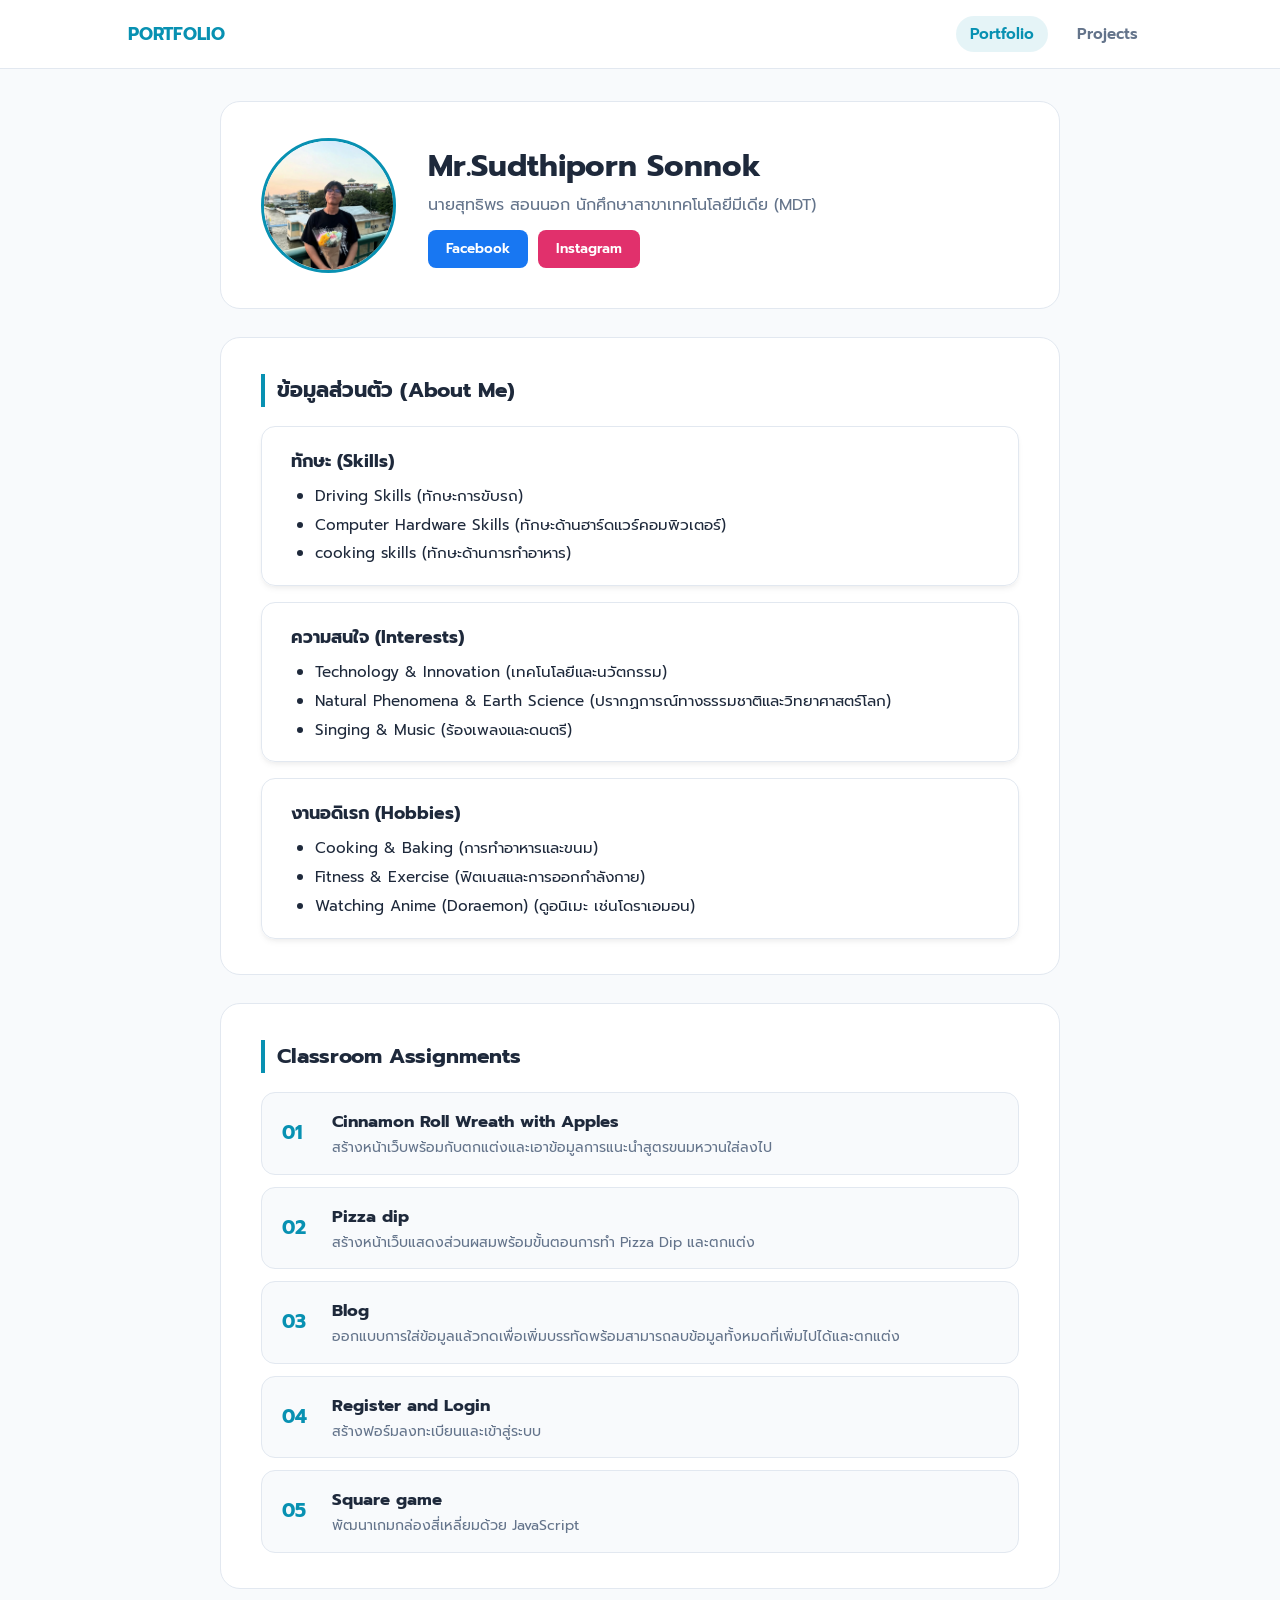
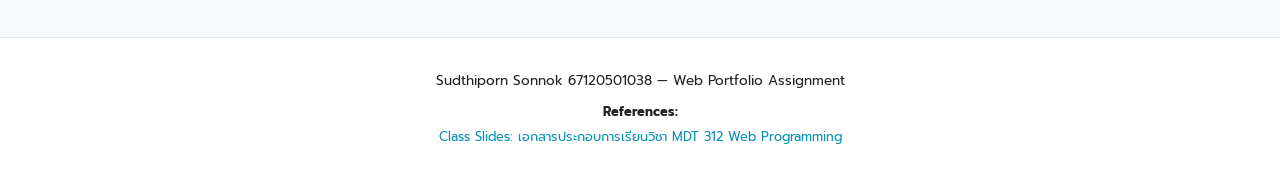
<file: index.html>
<!DOCTYPE html>
<html lang="th">
<head>
    <meta charset="UTF-8">
    <meta name="viewport" content="width=device-width, initial-scale=1.0">
    <title>My Portfolio - Home</title>
    <link rel="stylesheet" href="main.css">
    <link href="https://fonts.googleapis.com/css2?family=Prompt:wght@300;400;500;600;700&display=swap" rel="stylesheet">
</head>
<body>

    <!-- แถบนำทาง Navbar -->
    <nav class="navbar">
        <div class="nav-PORTFOLIO">PORTFOLIO</div>
        <div class="nav-menu">
            <a href="index.html" class="nav-item active">Portfolio</a>
            <a href="project.html" class="nav-item">Projects</a>
        </div>
    </nav>

    <main class="main-content">
        <!-- ข้อมูลส่วนตัว -->
        <section class="profile-card">
            <img src="images/nut-1.jpg" alt="Profile Picture" class="nut-img">
            <div class="profile-info">
                <h1>Mr.Sudthiporn Sonnok</h1>
                <p class="subtitle">นายสุทธิพร สอนนอก นักศึกษาสาขาเทคโนโลยีมีเดีย (MDT)</p>
                
                <div class="social-links">
                    <a href="https://www.facebook.com/nutty.sonnok.9?locale=th_TH" class="btn-social fb" target="_blank">Facebook</a>
                    <a href="https://www.instagram.com/nut_coconut200_?xtok=dTAwZGl3Mnpjc25w&utm_source=qr" class="btn-social ig" target="_blank">Instagram</a>
                </div>
            </div>
        </section>

        <!-- ข้อมูลส่วนตัว -->
        <section class="section1">
            <h2 class="section-title">ข้อมูลส่วนตัว (About Me)</h2>
            <div class="info-grid">
                
                <!-- ทักษะ -->
                <div class="info-box">
                    <h3>ทักษะ (Skills)</h3>
                    <ul class="about-list">
                        <li>Driving Skills (ทักษะการขับรถ)</li>
                        <li>Computer Hardware Skills (ทักษะด้านฮาร์ดแวร์คอมพิวเตอร์)</li>
                        <li>cooking skills (ทักษะด้านการทำอาหาร)</li>
                    </ul>
                </div>

                <!-- ความสนใจ -->
                <div class="info-box">
                    <h3>ความสนใจ (Interests)</h3>
                    <ul class="about-list">
                        <li>Technology & Innovation (เทคโนโลยีและนวัตกรรม)</li>
                        <li>Natural Phenomena & Earth Science (ปรากฏการณ์ทางธรรมชาติและวิทยาศาสตร์โลก)</li>
                        <li>Singing & Music (ร้องเพลงและดนตรี)</li>
                    </ul>
                </div>

                <!-- งานอดิเรก -->
                <div class="info-box">
                    <h3>งานอดิเรก (Hobbies)</h3>
                    <ul class="about-list">
                        <li>Cooking & Baking (การทำอาหารและขนม)</li>
                        <li>Fitness & Exercise (ฟิตเนสและการออกกำลังกาย)</li>
                        <li>Watching Anime (Doraemon) (ดูอนิเมะ เช่นโดราเอมอน)</li>
                    </ul>
                </div>

            </div>
        </section>

        <!-- Classroom Assignments -->
        <section class="section1">
            <h2 class="section-title">Classroom Assignments</h2>
            
            <div class="assignment-list">
                <!-- Assignment 1 -->
                <a href="Assignments1/Cinnamon Roll Wreath with Apples.html" class="assignment-card" target="_blank">
                    <span class="num">01</span>
                    <div class="assignment-info">
                        <h3>Cinnamon Roll Wreath with Apples</h3>
                        <p>สร้างหน้าเว็บพร้อมกับตกแต่งและเอาข้อมูลการแนะนำสูตรขนมหวานใส่ลงไป</p>
                    </div>
                </a>

                <!-- Assignment 2 -->
                <a href="Assignments2/Pizza dip.html" class="assignment-card" target="_blank">
                    <span class="num">02</span>
                    <div class="assignment-info">
                        <h3>Pizza dip</h3>
                        <p>สร้างหน้าเว็บแสดงส่วนผสมพร้อมขั้นตอนการทำ Pizza Dip และตกแต่ง</p>
                    </div>
                </a>

                <!-- Assignment 3 -->
                <a href="Assignments3/blog.html" class="assignment-card" target="_blank">
                    <span class="num">03</span>
                    <div class="assignment-info">
                        <h3>Blog</h3>
                        <p>ออกแบบการใส่ข้อมูลแล้วกดเพื่อเพิ่มบรรทัดพร้อมสามารถลบข้อมูลทั้งหมดที่เพิ่มไปได้และตกแต่ง</p>
                    </div>
                </a>

                <!-- Assignment 4 -->
                <a href="Assignments4/register.html" class="assignment-card" target="_blank">
                    <span class="num">04</span>
                    <div class="assignment-info">
                        <h3>Register and Login</h3>
                        <p>สร้างฟอร์มลงทะเบียนและเข้าสู่ระบบ</p>
                    </div>
                </a>

                <!-- Assignment 5 -->
                <a href="Assignments5/Square game.html" class="assignment-card" target="_blank">
                    <span class="num">05</span>
                    <div class="assignment-info">
                        <h3>Square game</h3>
                        <p>พัฒนาเกมกล่องสี่เหลี่ยมด้วย JavaScript</p>
                    </div>
                </a>
            </div>
        </section>
    </main>

    <!-- Footer -->
    <footer class="footer">
        <p>Sudthiporn Sonnok 67120501038 — Web Portfolio Assignment</p>
        <div class="references">
            <p><strong>References:</strong></p>
            <ul>
                <li><a>Class Slides: เอกสารประกอบการเรียนวิชา MDT 312 Web Programming</a></li>
            </ul>
        </div>
    </footer>

</body>
</html>
</file>
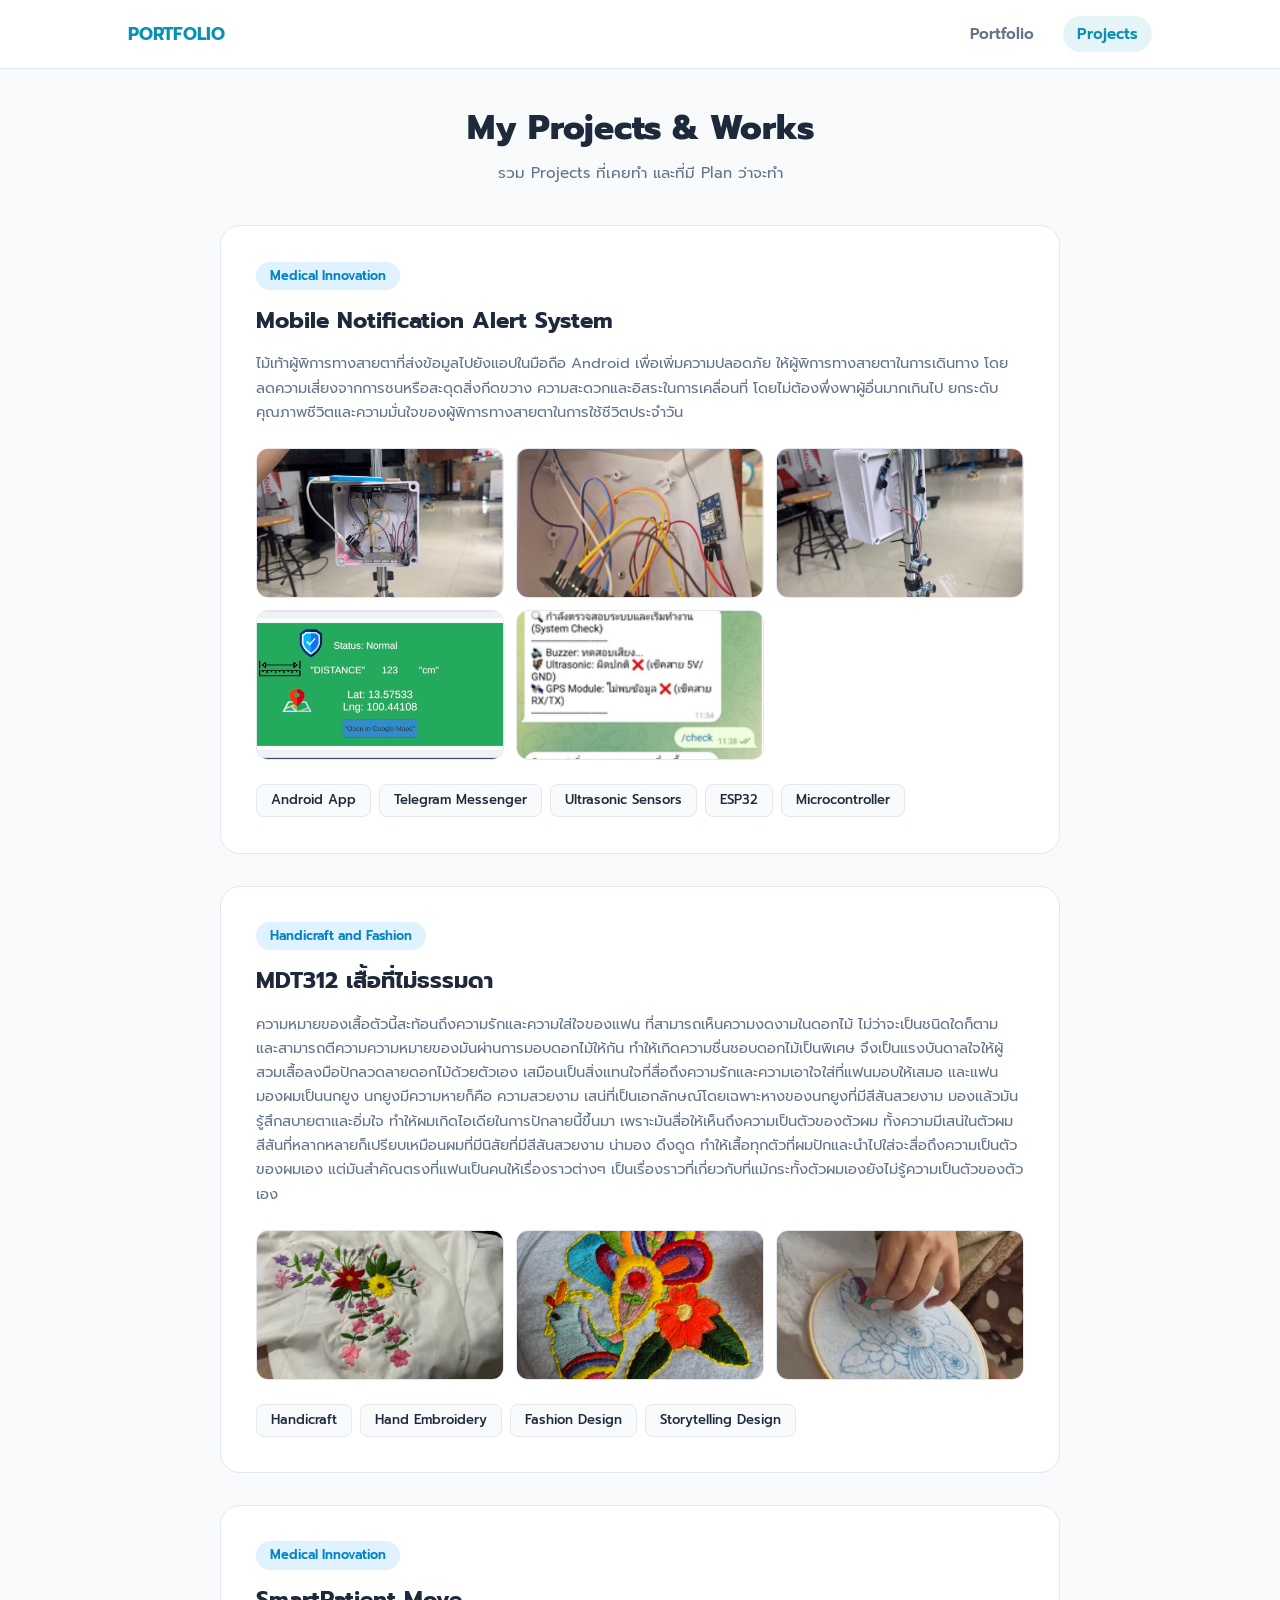
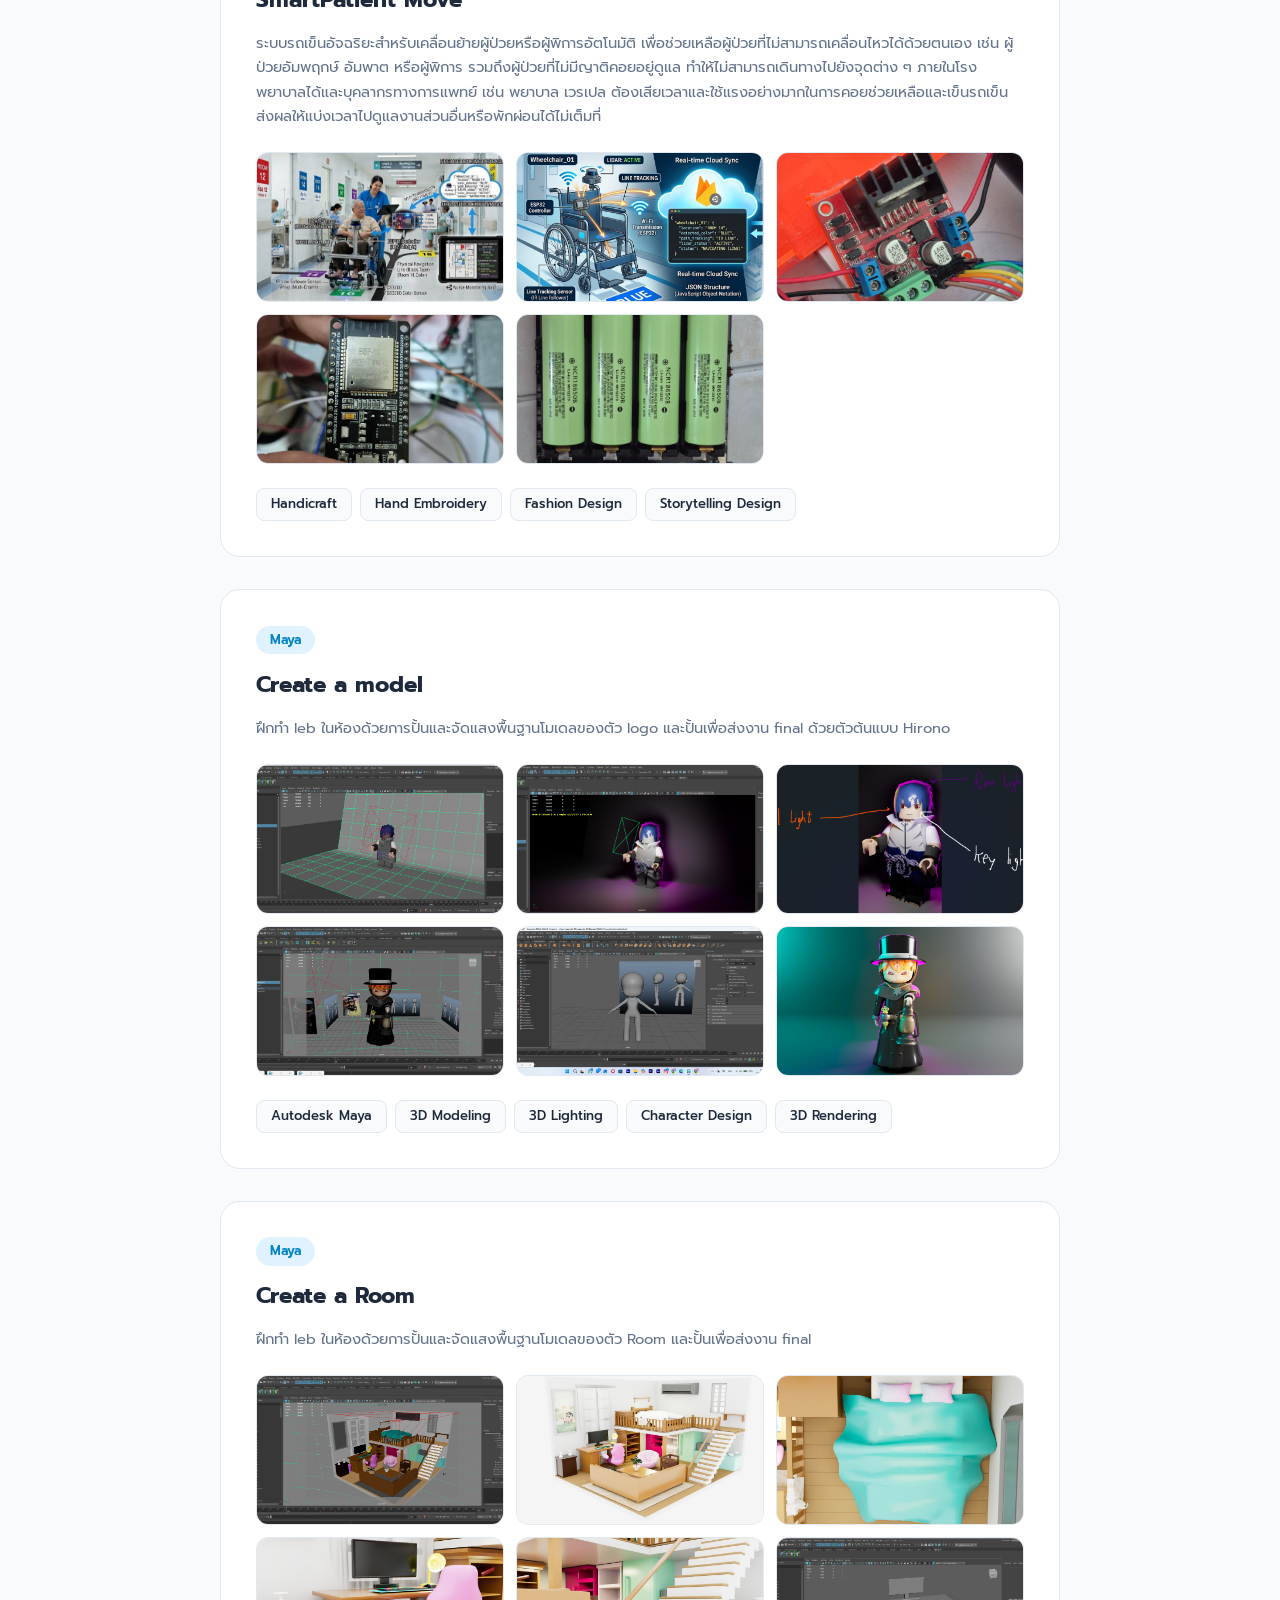
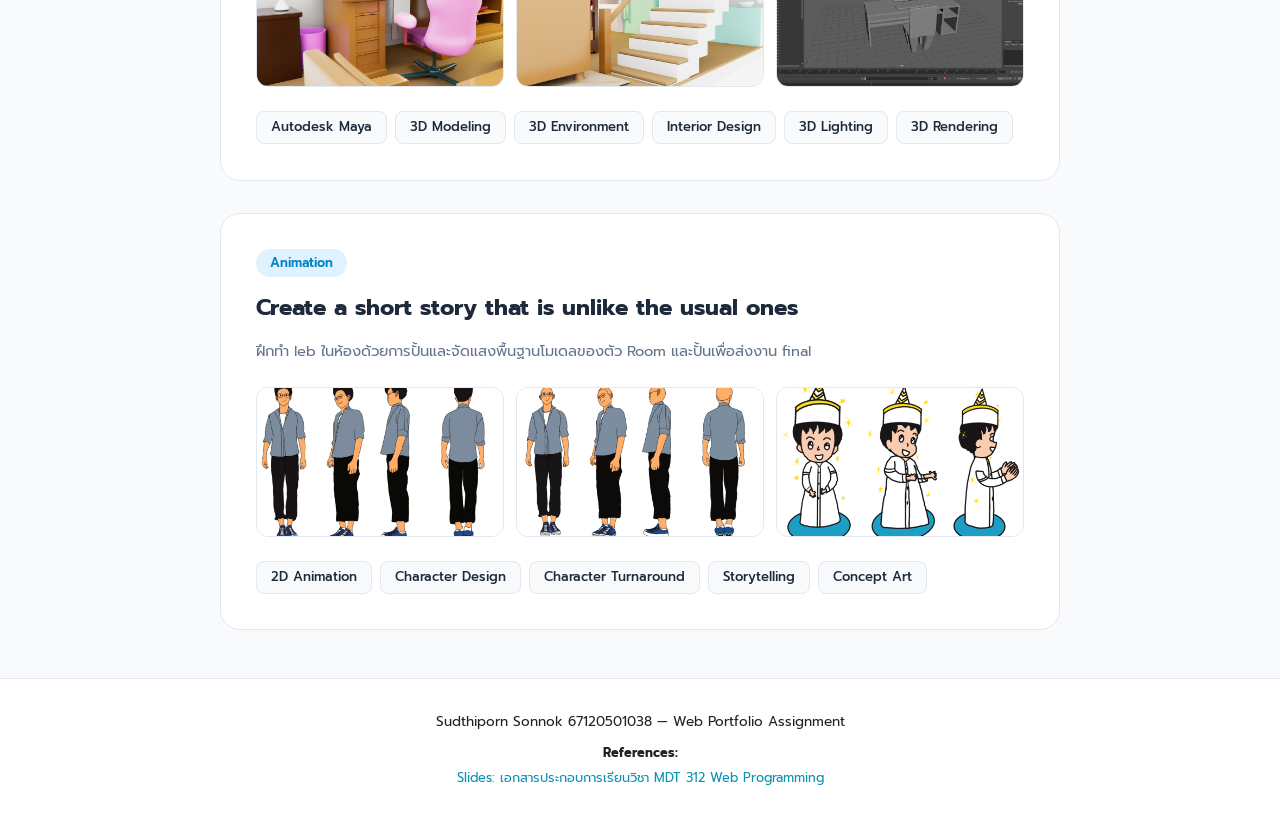
<file: project.html>
<!DOCTYPE html>
<html lang="th">
<head>
    <meta charset="UTF-8">
    <meta name="viewport" content="width=device-width, initial-scale=1.0">
    <title>My Portfolio - Projects</title>
    <link rel="stylesheet" href="main.css">
    <link href="https://fonts.googleapis.com/css2?family=Prompt:wght@300;400;500;600;700&display=swap" rel="stylesheet">
</head>
<body>

    <!-- แถบนำทาง Navbar -->
    <nav class="navbar">
        <div class="nav-PORTFOLIO">PORTFOLIO</div>
        <div class="nav-menu">
            <a href="index.html" class="nav-item">Portfolio</a>
            <a href="project.html" class="nav-item active">Projects</a>
        </div>
    </nav>

    <main class="main-content">
        <div class="page-header">
            <h1>My Projects & Works</h1>
            <p class="subtitle">รวม Projects ที่เคยทำ และที่มี Plan ว่าจะทำ</p>
        </div>

        <div class="projects-container">
            <!-- Project Card 1 -->
            <article class="project-card-large">
                <div class="card-top">
                    <span class="tag-badge primary">Medical Innovation</span>
                </div>
                <h2 class="project-title">Mobile Notification Alert System</h2>
                <p class="project-information">ไม้เท้าผู้พิการทางสายตาที่ส่งข้อมูลไปยังแอปในมือถือ Android เพื่อเพิ่มความปลอดภัย ให้ผู้พิการทางสายตาในการเดินทาง 
                    โดยลดความเสี่ยงจากการชนหรือสะดุดสิ่งกีดขวาง ความสะดวกและอิสระในการเคลื่อนที่ โดยไม่ต้องพึ่งพาผู้อื่นมากเกินไป 
                    ยกระดับคุณภาพชีวิตและความมั่นใจของผู้พิการทางสายตาในการใช้ชีวิตประจำวัน
                </p>
                
                <div class="project-gallery">
                    <img src="images/Projects1/01.png" alt="Preview 1">
                    <img src="images/Projects1/device.png" alt="Preview 2">
                    <img src="images/Projects1/03.png" alt="Preview 3">
                    <img src="images/Projects1/app.jpg" alt="Preview 4">
                    <img src="images/Projects1/Telegram Messenger.png" alt="Preview 5">
                </div>

                <div class="tags">
                    <span>Android App</span>
                    <span>Telegram Messenger</span>
                    <span>Ultrasonic Sensors</span>
                    <span>ESP32</span>
                    <span>Microcontroller</span>
                </div>
            </article>

            <!-- Project Card 2 -->
            <article class="project-card-large">
                <div class="card-top">
                    <span class="tag-badge primary">Handicraft and Fashion</span>
                </div>
                <h2 class="project-title">MDT312 เสื้อที่ไม่ธรรมดา</h2>
                <p class="project-information">ความหมายของเสื้อตัวนี้สะท้อนถึงความรักและความใส่ใจของแฟน ที่สามารถเห็นความงดงามในดอกไม้ ไม่ว่าจะเป็นชนิดใดก็ตาม 
                    และสามารถตีความความหมายของมันผ่านการมอบดอกไม้ให้กัน ทำให้เกิดความชื่นชอบดอกไม้เป็นพิเศษ จึงเป็นแรงบันดาลใจให้ผู้สวมเสื้อลงมือปักลวดลายดอกไม้ด้วยตัวเอง 
                    เสมือนเป็นสิ่งแทนใจที่สื่อถึงความรักและความเอาใจใส่ที่แฟนมอบให้เสมอ และแฟนมองผมเป็นนกยูง นกยูงมีความหายก็คือ ความสวยงาม เสน่ที่เป็นเอกลักษณ์โดยเฉพาะหางของนกยูงที่มีสีสันสวยงาม มองแล้วมันรู้สึกสบายตาและอิ่มใจ 
                    ทำให้ผมเกิดไอเดียในการปักลายนี้ขึ้นมา เพราะมันสื่อให้เห็นถึงความเป็นตัวของตัวผม ทั้งความมีเสน่ในตัวผม สีสันที่หลากหลายก็เปรียบเหมือนผมที่มีนิสัยที่มีสีสันสวยงาม น่ามอง ดึงดูด 
                    ทำให้เสื้อทุกตัวที่ผมปักและนำไปใส่จะสื่อถึงความเป็นตัวของผมเอง แต่มันสำคัณตรงที่แฟนเป็นคนให้เรื่องราวต่างๆ เป็นเรื่องราวที่เกี่ยวกับที่แม้กระทั้งตัวผมเองยังไม่รู้ความเป็นตัวของตัวเอง
                </p>
                
                <div class="project-gallery">
                    <img src="images/Projects2/s1.png" alt="Preview 1">
                    <img src="images/Projects2/s2.png" alt="Preview 2">
                    <img src="images/Projects2/s3.png" alt="Preview 3">
                </div>

                <div class="tags">
                    <span>Handicraft</span>
                    <span>Hand Embroidery</span>
                    <span>Fashion Design</span>
                    <span>Storytelling Design</span>
                </div>
            </article>

            <!-- Project Card 3 -->
            <article class="project-card-large">
                <div class="card-top">
                    <span class="tag-badge primary">Medical Innovation</span>
                </div>
                <h2 class="project-title">SmartPatient Move</h2>
                <p class="project-information">ระบบรถเข็นอัจฉริยะสำหรับเคลื่อนย้ายผู้ป่วยหรือผู้พิการอัตโนมัติ เพื่อช่วยเหลือผู้ป่วยที่ไม่สามารถเคลื่อนไหวได้ด้วยตนเอง 
                    เช่น ผู้ป่วยอัมพฤกษ์ อัมพาต หรือผู้พิการ รวมถึงผู้ป่วยที่ไม่มีญาติคอยอยู่ดูแล ทำให้ไม่สามารถเดินทางไปยังจุดต่าง ๆ ภายในโรงพยาบาลได้และบุคลากรทางการแพทย์ 
                    เช่น พยาบาล เวรเปล ต้องเสียเวลาและใช้แรงอย่างมากในการคอยช่วยเหลือและเข็นรถเข็น ส่งผลให้แบ่งเวลาไปดูแลงานส่วนอื่นหรือพักผ่อนได้ไม่เต็มที่
                </p>
                
                <div class="project-gallery">
                    <img src="images/Projects3/01.png" alt="Preview 1">
                    <img src="images/Projects3/02.png" alt="Preview 2">
                    <img src="images/Projects3/03.jpg" alt="Preview 3">
                    <img src="images/Projects3/04.jpg" alt="Preview 4">
                    <img src="images/Projects3/05.jpg" alt="Preview 5">
                </div>

                <div class="tags">
                    <span>Handicraft</span>
                    <span>Hand Embroidery</span>
                    <span>Fashion Design</span>
                    <span>Storytelling Design</span>
                </div>
            </article>

            <!-- Project Card 4 -->
            <article class="project-card-large">
                <div class="card-top">
                    <span class="tag-badge primary">Maya</span>
                </div>
                <h2 class="project-title">Create a model</h2>
                <p class="project-information">ฝึกทำ leb ในห้องด้วยการปั้นและจัดแสงพื้นฐานโมเดลของตัว logo และปั้นเพื่อส่งงาน final ด้วยตัวต้นแบบ Hirono
                </p>
                
                <div class="project-gallery">
                    <img src="images/Projects4/01.png" alt="Preview 1">
                    <img src="images/Projects4/02.png" alt="Preview 2">
                    <img src="images/Projects4/03.png" alt="Preview 3">
                    <img src="images/Projects4/04.png" alt="Preview 4">
                    <img src="images/Projects4/05.png" alt="Preview 5">
                    <img src="images/Projects4/06.jpg" alt="Preview 6">
                </div>

                <div class="tags">
                    <span>Autodesk Maya</span>
                    <span>3D Modeling</span>
                    <span>3D Lighting</span>
                    <span>Character Design</span>
                    <span>3D Rendering</span>
                </div>
            </article>

            <!-- Project Card 5 -->
            <article class="project-card-large">
                <div class="card-top">
                    <span class="tag-badge primary">Maya</span>
                </div>
                <h2 class="project-title">Create a Room</h2>
                <p class="project-information">ฝึกทำ leb ในห้องด้วยการปั้นและจัดแสงพื้นฐานโมเดลของตัว Room และปั้นเพื่อส่งงาน final 
                </p>
                
                <div class="project-gallery">
                    <img src="images/Projects5/01.png" alt="Preview 1">
                    <img src="images/Projects5/02.jpg" alt="Preview 2">
                    <img src="images/Projects5/03.jpg" alt="Preview 3">
                    <img src="images/Projects5/04.jpg" alt="Preview 4">
                    <img src="images/Projects5/05.jpg" alt="Preview 5">
                    <img src="images/Projects5/06.png" alt="Preview 6">
                </div>

                <div class="tags">
                    <span>Autodesk Maya</span>
                    <span>3D Modeling</span>
                    <span>3D Environment</span>
                    <span>Interior Design</span>
                    <span>3D Lighting</span>
                    <span>3D Rendering</span>
                </div>
            </article>

            <!-- Project Card 6 -->
            <article class="project-card-large">
                <div class="card-top">
                    <span class="tag-badge primary">Animation</span>
                </div>
                <h2 class="project-title">Create a short story that is unlike the usual ones</h2>
                <p class="project-information">ฝึกทำ leb ในห้องด้วยการปั้นและจัดแสงพื้นฐานโมเดลของตัว Room และปั้นเพื่อส่งงาน final 
                </p>
                
                <div class="project-gallery">
                    <img src="images/Projects6/01.png" alt="Preview 1">
                    <img src="images/Projects6/02.png" alt="Preview 2">
                    <img src="images/Projects6/03.png" alt="Preview 3">
                </div>

                <div class="tags">
                    <span>2D Animation</span>
                    <span>Character Design</span>
                    <span>Character Turnaround</span>
                    <span>Storytelling</span>
                    <span>Concept Art</span>
                </div>
            </article>
        </div>
    </main>

    <!-- Footer -->
    <footer class="footer">
        <p>Sudthiporn Sonnok 67120501038 — Web Portfolio Assignment</p>
        <div class="references">
            <p><strong>References:</strong></p>
            <ul>
                <li><a> Slides: เอกสารประกอบการเรียนวิชา MDT 312 Web Programming </a></li>
            </ul>
        </div>
    </footer>

</body>
</html>
</file>
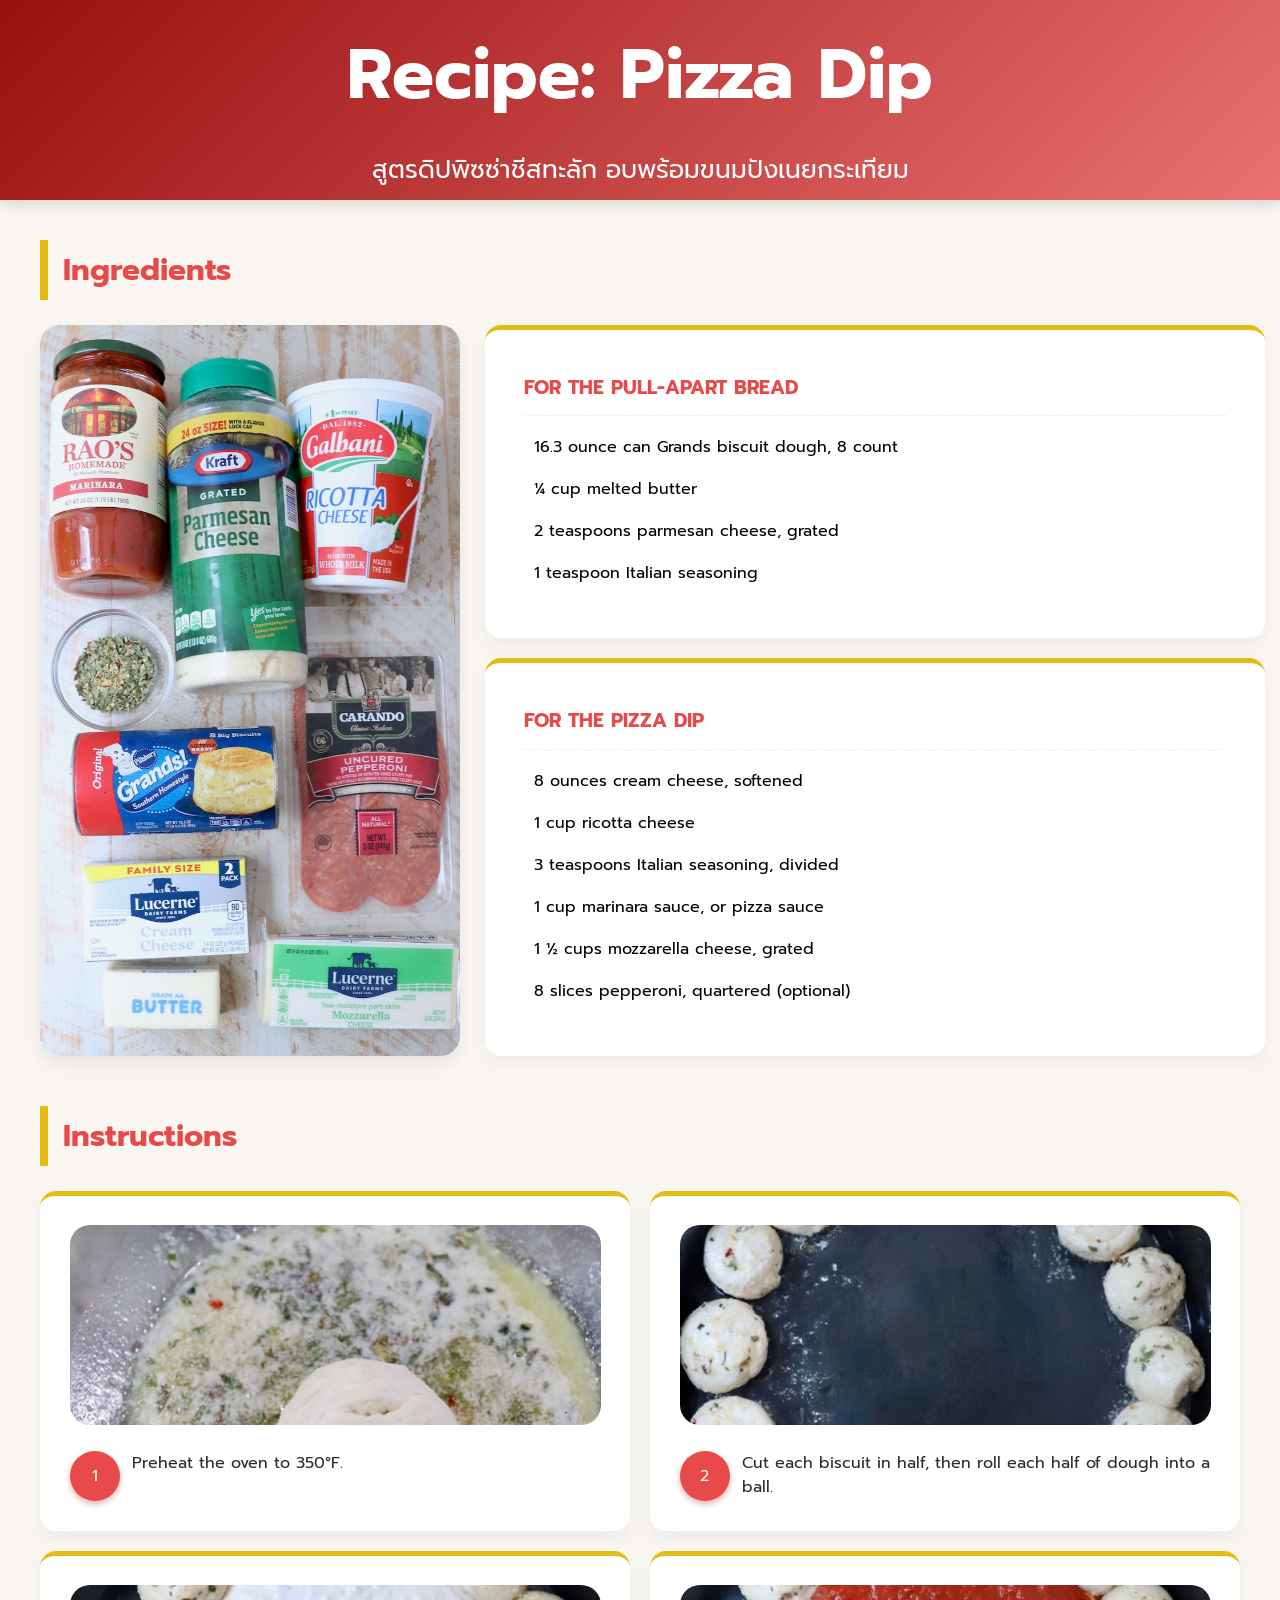
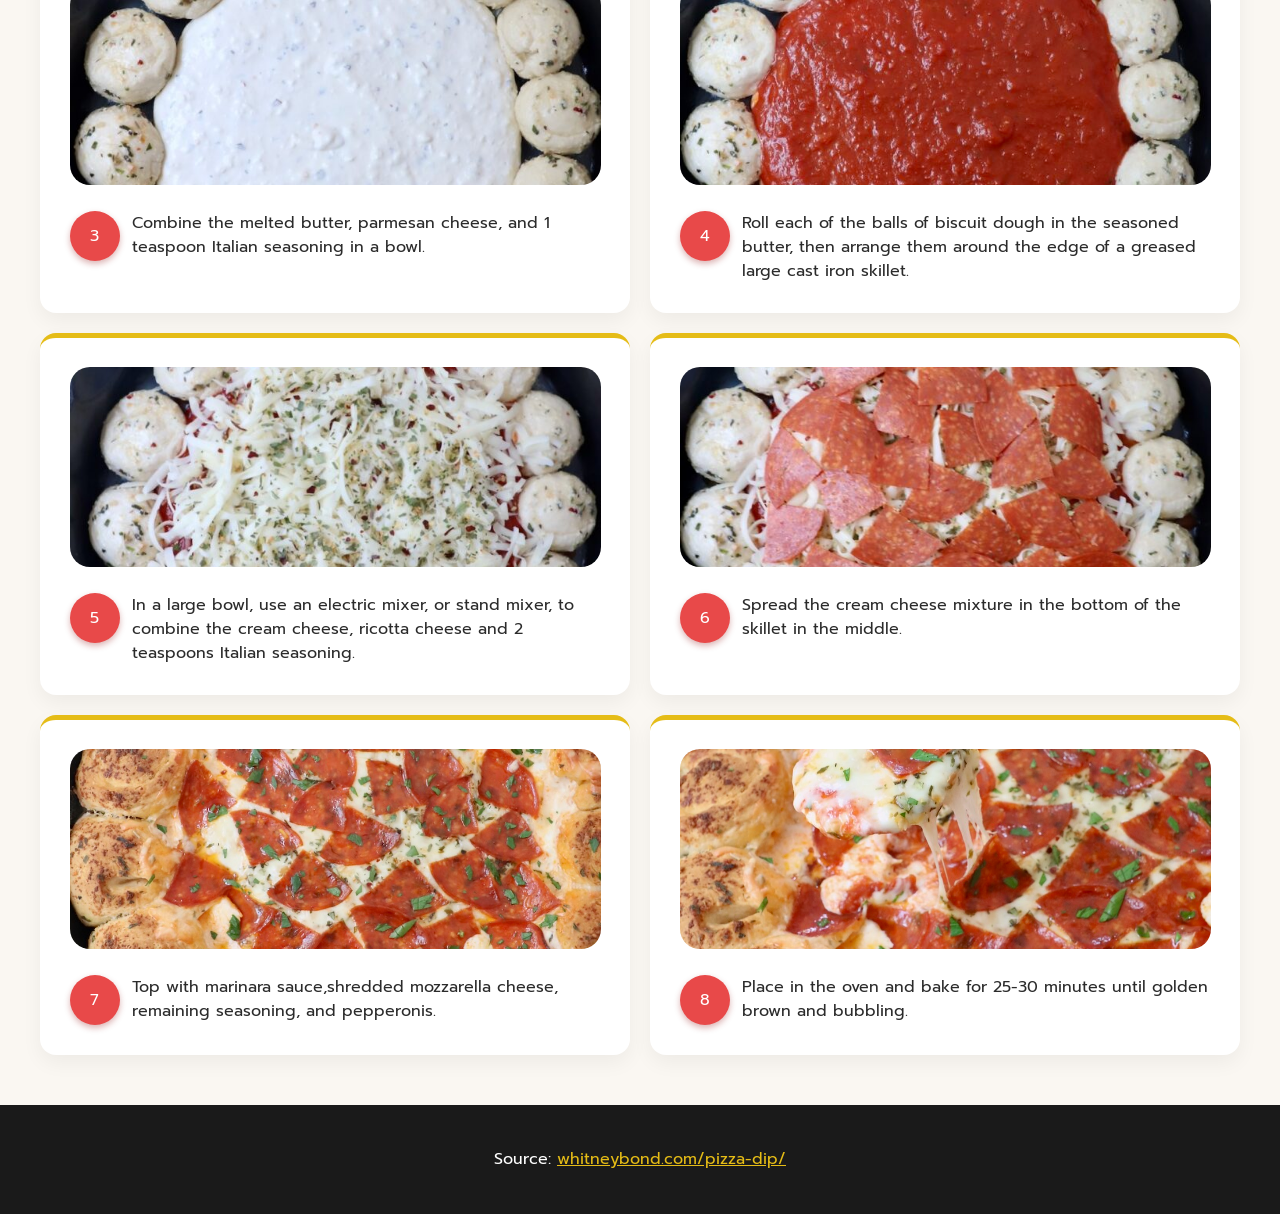
<file: Assignments2/Pizza dip.html>
<!DOCTYPE html>
<html lang="th">
<head>
  <meta charset="UTF-8">
  <meta name="viewport" content="width=device-width, initial-scale=1.0">
  <title>Assignment 4 - Pizza Dip Recipe</title>
  <link rel="preconnect" href="https://fonts.googleapis.com">
  <link rel="preconnect" href="https://fonts.gstatic.com" crossorigin>
  <link href="https://fonts.googleapis.com/css2?family=Prompt:wght@300;400;600;700&display=swap" rel="stylesheet">
  <link rel="stylesheet" href="main.css">
</head>
<body>

  <!-- Header Section -->
  <header id="header">
    <h1>Recipe: Pizza Dip</h1>
    <p>สูตรดิปพิซซ่าชีสทะลัก อบพร้อมขนมปังเนยกระเทียม</p>
  </header>

  <!-- Main Content -->
  <main>
    <!--Ingredients Section (รูปแนวตั้งซ้าย ข้อความอยู่ขวา) -->
    <h2 class="section-title">Ingredients</h2>
    
    <div class="ingredients-wrapper">
      
      <!-- ฝั่งซ้าย รูปภาพวัตถุดิบแนวตั้ง -->
      <div class="ingredients-img">
        <img src="images/pizza-dip-1.jpeg" alt="Pizza Dip Ingredients" class="ingredients-img1">
      </div>

      <!-- ฝั่งขวา: รายการวัตถุดิบ -->
      <div class="ingredients-box">
        
        <div class="grid-card">
          <h3>FOR THE PULL-APART BREAD</h3>
          <ul>
            <li>16.3 ounce can Grands biscuit dough, 8 count</li>
            <li>¼ cup melted butter</li>
            <li>2 teaspoons parmesan cheese, grated</li>
            <li>1 teaspoon Italian seasoning</li>
          </ul>
        </div>

        <div class="grid-card">
          <h3>FOR THE PIZZA DIP</h3>
          <ul>
            <li>8 ounces cream cheese, softened</li>
            <li>1 cup ricotta cheese</li>
            <li>3 teaspoons Italian seasoning, divided</li>
            <li>1 cup marinara sauce, or pizza sauce</li>
            <li>1 ½ cups mozzarella cheese, grated</li>
            <li>8 slices pepperoni, quartered (optional)</li>
          </ul>
        </div>

      </div>

    </div>

    <!-- ส่วนที่ 2: Instructions Section (รูปแนวนอนทุกขั้นตอน) -->
    <h2 class="section-title">Instructions</h2>
    <div class="grid-container instructions-grid">

      <!-- Step 1 -->
      <div class="grid-card step-card">
        <img src="images/pizza-dip-2.jpeg" alt="dip2" class="step-img">
        <div class="step-content">
          <span class="step-num">1</span>
          <p class="step-text">Preheat the oven to 350°F.</p>
        </div>
      </div>

      <!-- Step 2 -->
      <div class="grid-card step-card">
        <img src="images/pizza-dip-3.jpeg" alt="dip3" class="step-img">
        <div class="step-content">
          <span class="step-num">2</span>
          <p class="step-text">Cut each biscuit in half, then roll each half of dough into a ball.</p>
        </div>
      </div>

      <!-- Step 3 -->
      <div class="grid-card step-card">
        <img src="images/pizza-dip-4.jpeg" alt="dip4" class="step-img">
        <div class="step-content">
          <span class="step-num">3</span>
          <p class="step-text">Combine the melted butter, parmesan cheese, and 1 teaspoon Italian seasoning in a bowl.</p>
        </div>
      </div>

      <!-- Step 4 -->
      <div class="grid-card step-card">
        <img src="images/pizza-dip-5.jpeg" alt="dip5" class="step-img">
        <div class="step-content">
          <span class="step-num">4</span>
          <p class="step-text">Roll each of the balls of biscuit dough in the seasoned butter, then arrange them around the edge of a greased large cast iron skillet.</p>
        </div>
      </div>

      <!-- Step 5 -->
      <div class="grid-card step-card">
        <img src="images/pizza-dip-6.jpeg" alt="dip6" class="step-img">
        <div class="step-content">
          <span class="step-num">5</span>
          <p class="step-text">In a large bowl, use an electric mixer, or stand mixer, to combine the cream cheese, ricotta cheese and 2 teaspoons Italian seasoning.</p>
        </div>
      </div>

      <!-- Step 6 -->
      <div class="grid-card step-card">
        <img src="images/pizza-dip-7.jpeg" alt="dip7" class="step-img">
        <div class="step-content">
          <span class="step-num">6</span>
          <p class="step-text">Spread the cream cheese mixture in the bottom of the skillet in the middle.</p>
        </div>
      </div>

      <!-- Step 7 -->
      <div class="grid-card step-card">
        <img src="images/pizza-dip-8.jpeg" alt="dip8" class="step-img">
        <div class="step-content">
          <span class="step-num">7</span>
          <p class="step-text">Top with marinara sauce,shredded mozzarella cheese, remaining seasoning, and pepperonis.</p>
        </div>
      </div>

      <!-- Step 8 -->
      <div class="grid-card step-card">
        <img src="images/pizza-dip-9.jpeg" alt="Bake in oven" class="step-img">
        <div class="step-content">
          <span class="step-num">8</span>
          <p class="step-text">Place in the oven and bake for 25-30 minutes until golden brown and bubbling.</p>
        </div>
      </div>

    </div>

  </main>

  <!-- Footer Section -->
  <footer id="footer">
    <p>Source: <a href="https://whitneybond.com/pizza-dip/" target="_blank">whitneybond.com/pizza-dip/</a></p>
  </footer>

</body>
</html>
</file>
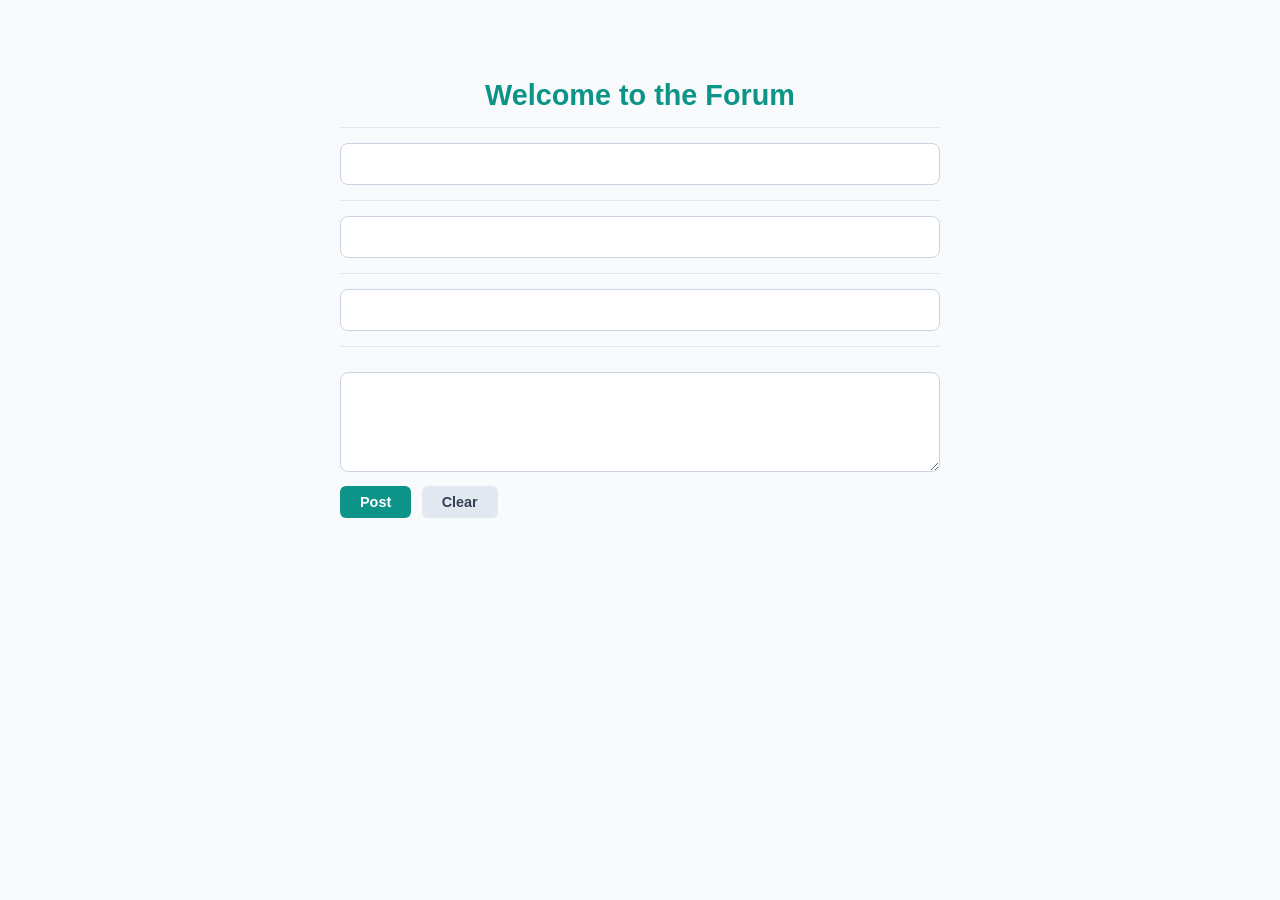
<file: Assignments3/blog.html>
<!DOCTYPE html>
<html>
<head>
	<meta charset='utf-8'>
	<meta http-equiv='X-UA-Compatible' content='IE=edge'>
	<title>Blogger</title>
	<meta name='viewport' content='width=device-width, initial-scale=1'>
	<link rel='stylesheet' type='text/css' media='screen' href='main.css'>
	<script src='main.js'></script>
</head>
<body>
	<h1 id="top"></h1>
	<hr>
	<div id="topic"></div>
	<hr>
	<div id="reply1"></div>
	<hr>
	<div id="reply2"></div>
	<hr>
	<textarea name="message" id="message"></textarea> 
	<br/>
	<button type="button" id="post-btn">Post</button>
	<button type="button" id="clear-btn">Clear</button>
	
</body>
</html>
</file>
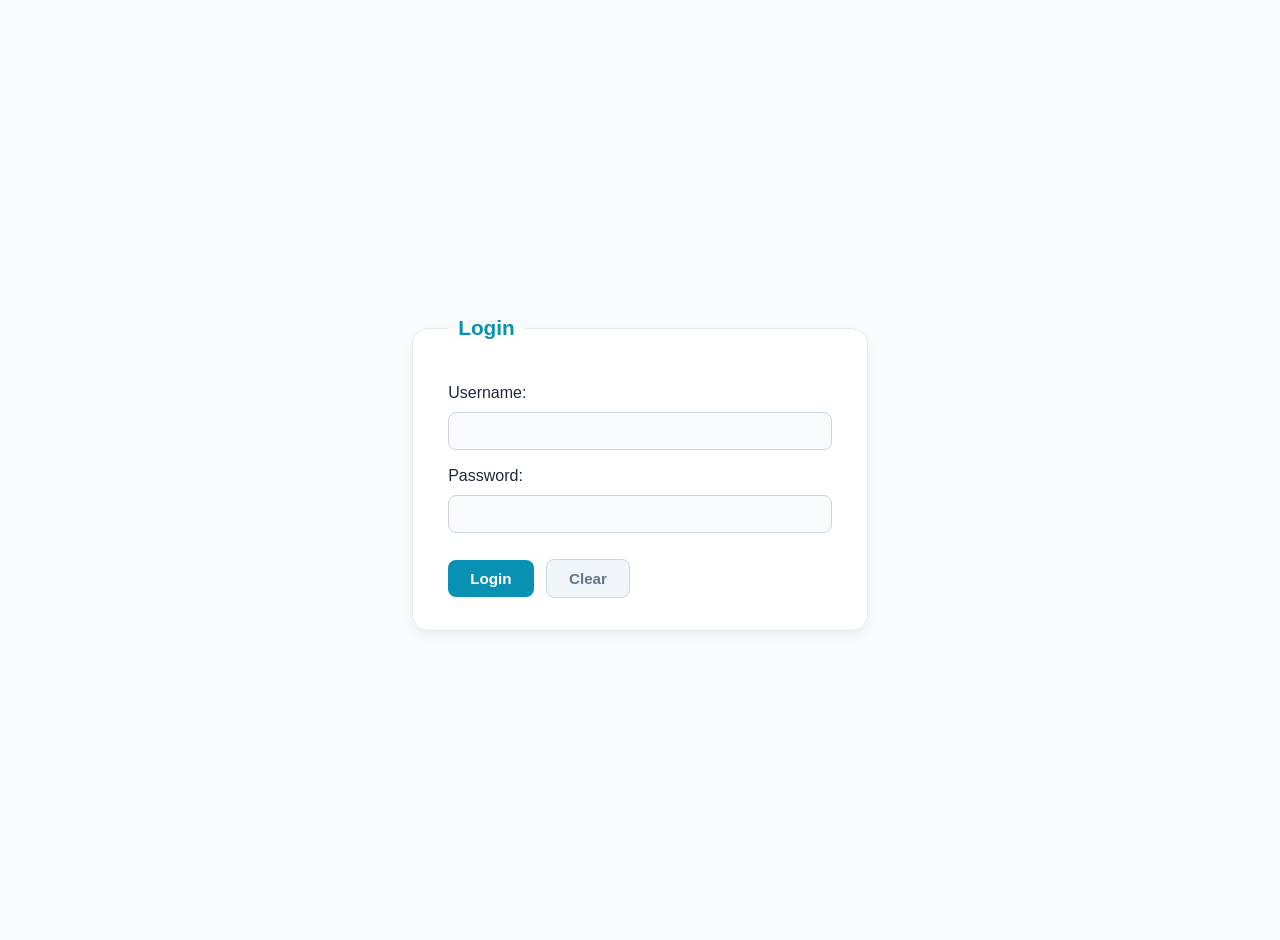
<file: Assignments4/login.html>
<!DOCTYPE html>
<html>
	<head>
		<meta charset="UTF-8">
		<title>Login</title>
		<script type="text/javascript" src="login.js"></script>
		<link rel="stylesheet" href="main.css">
	</head>
	<body>
		<form name="myLogin" id = "myLogin">
			<fieldset>
				<legend>Login</legend>
				Username: 
				<input type="text" name="username" id="username" required>
				<br>
				Password: 
				<input type="password" name="password" required>
				<br>
				<input type="submit" value="Login" id="loginBtn">
				<input type="reset" value="Clear" id="clearBtn">

			</fieldset>
			

		</form>
		
	</body>
</html>
</file>
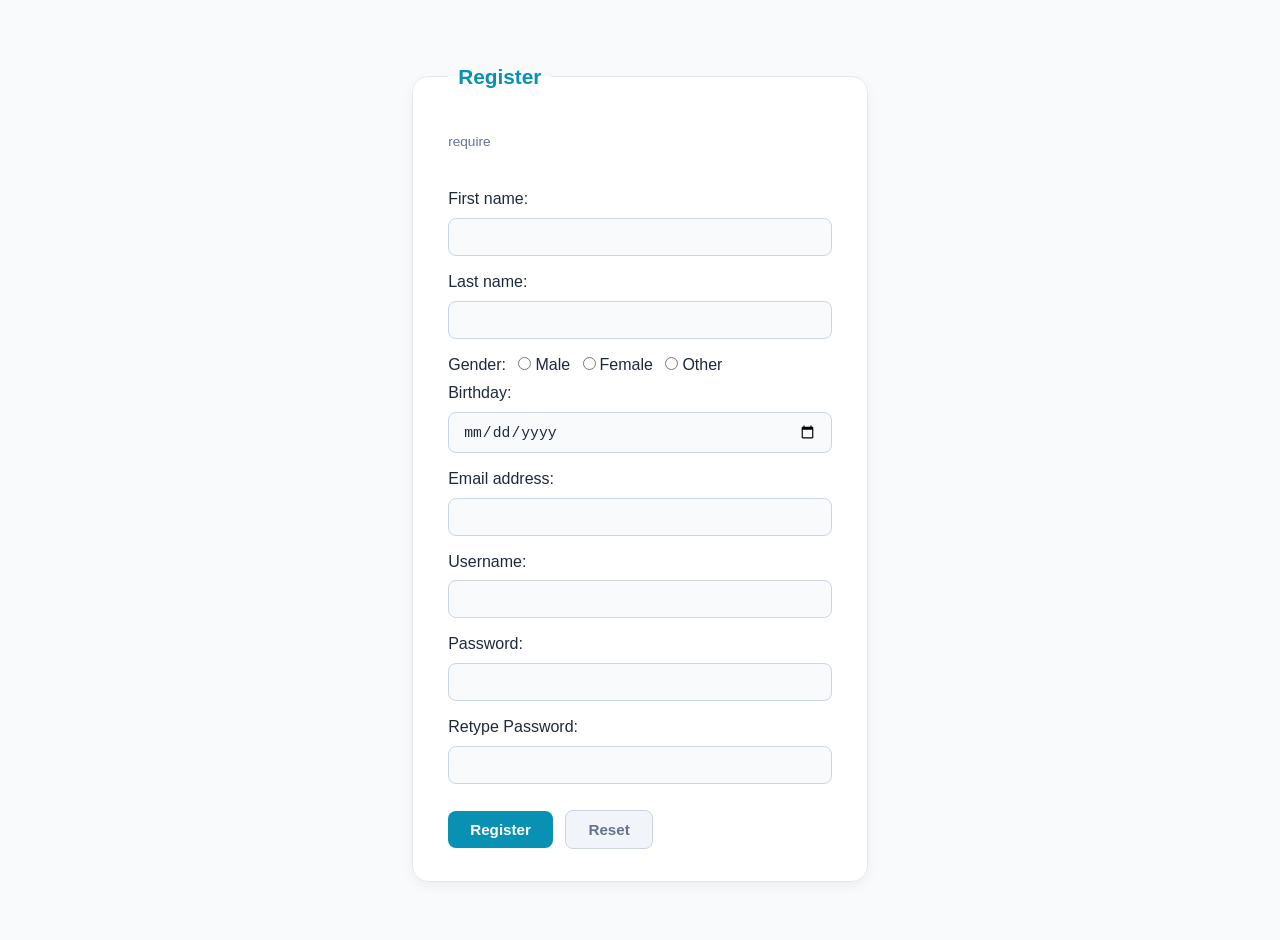
<file: Assignments4/register.html>
<!DOCTYPE html>
<html>
	<head>
		<meta charset="UTF-8">
		<title>Register</title>
		<script type="text/javascript" src="register.js"></script>
		<link rel="stylesheet" href="main.css">
	</head>
	<body>
		<form name="myRegister" id="myRegister" action="login.html">
			<fieldset>
				<legend>Register</legend>
				<span>require</span> <br>
				<span id="errormsg"></span> <br>
				First name: 
				<input type="text" name="firstname" required>
				Last name: 
				<input type="text" name="lastname" >
				<br>
				Gender: 
				<input type="radio" name="gender" value="male" >Male
				<input type="radio" name="gender" value="female" >Female
				<input type="radio" name="gender" value="other" >Other
				<br>
				Birthday: 
				<input type="date" name="bday" value="" >
				<br>
				Email address: 
				<input type="email" name="email" >
				<br>
				Username: 
				<input type="text" name="username" >
				<br>
				Password: 
				<input type="password" name="password" required>
				<br>
				Retype Password: 
				<input type="password" name="password" required>
				<br>
				<input type="submit" value="Register" id="registerBtn">
				<input type="reset" value="Reset" id="resetBtn">
			</fieldset>
		</form>

		
	</body>
</html>
</file>
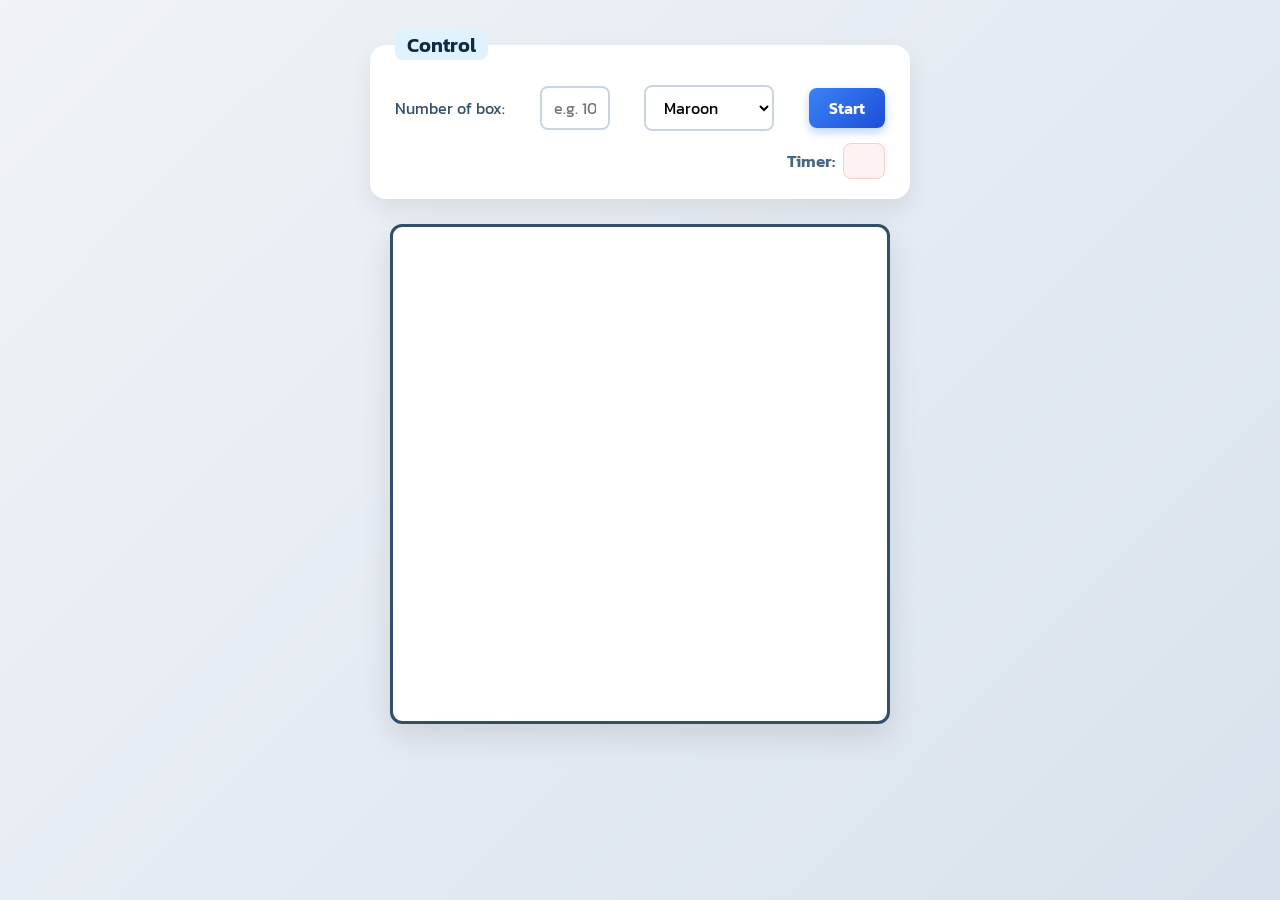
<file: Assignments5/Square game.html>
<!DOCTYPE html>
<html lang="en">
	<head>
		<meta charset="UTF-8">
		<meta name="viewport" content="width=device-width, initial-scale=1.0">
		<title>Square game</title>
		<script type="text/javascript" src="game.js"></script>
		<link rel="stylesheet" type="text/css" href="game.css">
	</head>
	<body>

		<fieldset>
			<legend>Control</legend>
			<label for="numbox">Number of box: </label>
			<input type="text" name="numbox" id="numbox" placeholder="e.g. 10">
			<select name="color" id="color">
				<option value="maroon">Maroon</option>
				<option value="lightgreen">Lightgreen</option>
				<option value="magenta">Magenta</option>
			</select>
			<button id="start">Start</button>
			<div id="timerClock"> Timer:
				<div id="clock"></div>
			</div>
		</fieldset>

		<div id="container">
			<div id="layer"></div>
		</div>
	
	</body>
</html>
</file>
<file: main.css>
:root {
    --border-color: #e2e8f0;
    --shadow: 0 4px 6px -1px rgba(0, 0, 0, 0.05), 0 2px 4px -1px rgba(0, 0, 0, 0.03);
}

* {
    box-sizing: border-box;
    margin: 0;
    padding: 0;
    font-family: 'Prompt', sans-serif;
}

body {
    background-color: var(--bg-main, #f8fafc);
    color: var(--text-primary, #1e293b);
    line-height: 1.6;
}

/* 2. แถบ Bar */
.navbar {
    display: flex;
    justify-content: space-between;
    align-items: center;
    padding: 1rem 10%;
    background-color: #ffffff;
    border-bottom: 1px solid #e2e8f0;
}

.nav-PORTFOLIO {
    font-weight: bold;
    color: #0891b2;
    font-size: 1.1rem;
}

.nav-menu {
    display: flex;
    align-items: center;
    gap: 15px;
}

.nav-item {
    text-decoration: none;
    color: #64748b;
    font-weight: 600;
    padding: 6px 14px;
    border-radius: 20px;
    font-size: 0.95rem;
}

.nav-item.active, 
.nav-item:hover {
    color: #0891b2;
    background-color: rgba(8, 145, 178, 0.1);
}

/* 3. Main และ Profile ใน index.html */
.main-content {
    max-width: 880px;
    margin: 2rem auto;
    padding: 0 20px;
}

.profile-card {
    background-color: #ffffff;
    border: 1px solid #e2e8f0;
    border-radius: 20px;
    padding: 2.2rem 2.5rem;
    display: flex;
    gap: 2rem;
    align-items: center;
    margin-bottom: 1.8rem;
}

.nut-img {
    width: 135px;
    height: 135px;
    border-radius: 50%;
    object-fit: cover;
    border: 3px solid #0891b2;
    cursor: pointer;
}

.nut-img:hover {
    transform: scale(1.04);
    opacity: 0.9;
}

.profile-info h1 {
    font-size: 1.9rem;
    font-weight: bold;
    color: #1e293b;
    margin-bottom: 2px;
}

.profile-info .subtitle {
    color: #64748b;
    font-size: 1rem;
    margin-bottom: 12px;
}

.social-links {
    display: flex;
    gap: 10px;
}

.btn-social {
    display: inline-block;
    text-decoration: none;
    padding: 8px 18px;
    border-radius: 8px;
    font-size: 0.85rem;
    font-weight: 600;
    color: #ffffff;
}

.btn-social.fb { 
    background-color: #1877f2; 
}

.btn-social.ig { 
    background-color: #e1306c; 
}

.btn-social:hover { 
    transform: translateY(-2px);
    opacity: 0.9; 
}

.nav-item,
.nut-img,
.btn-social,
.assignment-card {
    transition: all 0.2s ease;
}

.assignment-card:hover {
    transform: translateY(-2px);
    background-color: #ffffff;
    border-color: #0891b2;
}

/* 4. ข้อมูลส่วนตัวใน index.html */
.section1 {
    background-color: #ffffff;
    border: 1px solid #e2e8f0;
    border-radius: 20px;
    padding: 2.2rem 2.5rem;
    margin-bottom: 1.8rem;
}

.section-title {
    font-size: 1.3rem;
    font-weight: bold;
    color: #1e293b;
    border-left: 4px solid #0891b2;
    padding-left: 12px;
    margin-bottom: 1.2rem;
}

.info-grid {
    display: flex;
    flex-direction: column;
    gap: 1rem;
    width: 100%;
}

.info-box {
    width: 100%;
    border: 1px solid var(--border-color);
    border-radius: 14px;
    padding: 1.25rem 1.8rem;
    box-shadow: var(--shadow);
}

.info-box h3 {
    font-size: 1.1rem;
    font-weight: bold;
    color: #1e293b;
    margin-bottom: 0.6rem;
}

.about-list {
    padding-left: 1.5rem;
    margin: 0;
}

.about-list li {
    font-size: 0.95rem;
    color: #1e293b;
    margin-bottom: 6px;
    line-height: 1.5;
}

.about-list li:last-child {
    margin-bottom: 0;
}

/* 5. Classroom Assignments List ใน index.html */
.assignment-list {
    display: flex;
    flex-direction: column;
    gap: 12px;
    margin-top: 1rem;
}

.assignment-card {
    display: flex;
    align-items: center;
    gap: 18px;
    padding: 16px 20px;
    background-color: #f8fafc;
    border: 1px solid #e2e8f0;
    border-radius: 14px;
    text-decoration: none;
    transition: all 0.2s ease;
}

.assignment-card:hover {
    background-color: #ffffff;
    border-color: #0891b2;
    transform: translateY(-2px);
    box-shadow: 0 4px 12px rgba(0, 0, 0, 0.05);
}

.assignment-card .num {
    font-size: 1.2rem;
    font-weight: 700;
    color: #0891b2;
    min-width: 32px;
}

.assignment-info h3 {
    font-size: 1.05rem;
    font-weight: 700;
    color: #1e293b;
    margin-bottom: 2px;
}

.assignment-info p {
    font-size: 0.88rem;
    color: #64748b;
    line-height: 1.4;
}

/* 6. Projects Showcase ใน project.html */
.page-header {
    text-align: center;
    margin-bottom: 2.5rem;
}

.page-header h1 {
    font-size: 2.1rem;
    font-weight: 800;
    color: #1e293b;
    margin-bottom: 6px;
}

.page-header .subtitle {
    color: #64748b;
    font-size: 0.95rem;
}

.projects-container {
    display: flex;
    flex-direction: column;
    gap: 2rem;
}

.project-card-large {
    background-color: #ffffff;
    border: 1px solid #e2e8f0;
    border-radius: 20px;
    padding: 2.2rem;
}

.project-card-large:hover {
    transform: translateY(-3px);
    border-color: #0891b2;
}

.card-top {
    margin-bottom: 0.8rem;
}

.tag-badge {
    display: inline-block;
    font-size: 0.8rem;
    font-weight: 600;
    padding: 4px 14px;
    border-radius: 20px;
}

.tag-badge.primary {
    background-color: #e0f2fe;
    color: #0284c7;
}

.project-title {
    font-size: 1.4rem;
    font-weight: 700;
    color: #1e293b;
    margin-bottom: 0.8rem;
}

.project-information {
    color: #64748b;
    font-size: 0.92rem;
    line-height: 1.65;
    margin-bottom: 1.5rem;
}

.project-gallery {
    display: grid;
    grid-template-columns: repeat(3, 1fr);
    gap: 12px;
    margin-bottom: 1.5rem;
}

.project-gallery img {
    width: 100%;
    height: 150px;
    object-fit: cover;
    border-radius: 12px;
    border: 1px solid #e2e8f0;
    transition: all 0.2s ease;
}

.project-gallery img:hover{
    transform: scale(1.04);
    opacity: 0.9;
}

.tags {
    display: flex;
    flex-wrap: wrap;
    gap: 8px;
}

.tags span {
    background-color: #f8fafc;
    border: 1px solid #e2e8f0;
    color: #1e293b;
    padding: 5px 14px;
    border-radius: 8px;
    font-size: 0.82rem;
    font-weight: 500;
}

/* 7. Footer Section และ References */
.footer {
    text-align: center;
    padding: 2rem;
    color: #64748b;
    font-size: 0.85rem;
    border-top: 1px solid #e2e8f0;
    margin-top: 3rem;
    background-color: #ffffff;
}

.references {
    margin-top: 10px;
    font-size: 0.8rem;
    color: #94a3b8;
}

.references ul {
    list-style: none;
    padding: 0;
    margin-top: 5px;
    display: flex;
    justify-content: center;
    gap: 15px;
    flex-wrap: wrap;
}

.footer p {
    color: #212323;
    text-decoration: none;
}

.references p {
    color: #212323;
    text-decoration: none;
}

.references a {
    color: #0891b2;
    text-decoration: none;
}


/* 8. Mobile Design */
@media (max-width: 768px) {
    .navbar {
        padding: 1rem 5%;
    }

    .project-gallery {
        grid-template-columns: 1fr;
    }

    .project-gallery img {
        height: 180px;
    }
}

@media (max-width: 600px) {
    .profile-card {
        flex-direction: column;
        text-align: center;
    }

    .social-links {
        justify-content: center;
    }
}
</file>
<file: Assignments2/main.css>
* {
  box-sizing: border-box;
  margin: 0;
  padding: 0;
}

:root {
  --primary-red: #e84949;
  --accent-gold: #e5bc16;
  --bg-cream: #faf7f2;
  --card-bg: #ffffff;
  --text-dark: #2b2b2b;
}

body {
  font-family: 'Prompt', sans-serif;
  background-color: var(--bg-cream);
  line-height: 2;
}

header#header {
  background: linear-gradient(135deg, #980f0f 0%, #eb7272 100%);
  color: #ffffff;
  text-align: center;
  padding: 5px 5px;
  box-shadow: 0 4px 15px rgba(0, 0, 0, 0.15);
}

header#header h1 {
  font-size: 70px;
}

header#header p {
  font-size: 25px;
  opacity: 1;
}

/* MAIN */
main {
  width: 100%;
  max-width: 1200px;
  margin: 40px auto;
}

.section-title {
  font-size: 30px;
  color: var(--primary-red);
  border-left: 8px solid var(--accent-gold);
  padding-left: 15px;
  margin-bottom: 25px;
}

/* รูปแนวตั้งซ้าย  ข้อความขวา */
.ingredients-wrapper {
  display: grid;
  grid-template-columns: 35% 65%; /* แบ่งรูปซ้าย 35% / ข้อความขวา 65% */
  gap: 25px;
  margin-bottom: 50px;
}

.ingredients-img1 {
  width: 100%;
  height: 100%;         
  object-fit: cover;     /* ทรงแนวตั้ง Portrait */
  border-radius: 20px;
  box-shadow: 0 8px 20px rgba(0, 0, 0, 0.08);
}

.grid-container {
  display: grid; 
  gap: 20px;
  margin-bottom: 50px;
}

.ingredients-box {
  display: flex;
  flex-direction: column;
  gap: 20px;
}

.instructions-grid {
  grid-template-columns: repeat(2, 1fr); /* แบ่ง 2 คอลัมน์สำหรับ Desktop */
}

/* GRID CARDS */
.grid-card {
  background: var(--card-bg);
  padding: 5%; /* ใช้ Percent Padding */
  border-radius: 16px;
  box-shadow: 0 8px 20px rgba(0, 0, 0, 0.05);
  border-top: 5px solid var(--accent-gold);
  transition: transform 0.3s ease, box-shadow 0.3s ease;
}

.grid-card h3 {
  color: var(--primary-red);
  font-size: 1.2rem;
  margin-bottom: 15px;
  border-bottom: 1px dashed #eee;
  padding-bottom: 8px;
}

.grid-card:hover {
  transform: translateY(-5px); /* ลอยขึ้นข้างบน 5px */
  box-shadow: 0 12px 28px rgba(139, 0, 0, 0.12); /* เพิ่มเงาให้ดูมีมิติ */
}

.grid-card ul {
  list-style: none;
}

.grid-card li {
  position: relative;
  padding-left: 10px;
  margin-bottom: 10px;
}

/* IMAGE */
.step-img {
  width: 100%;
  max-width: 100%;
  height: 200px; /* แนวนอนแบบเดิม */
  object-fit: cover;
  border-radius: 20px;
  margin-bottom: 15px;
}

.step-content {
  display: flex;
  align-items: flex-start;
  gap: 12px;
}

.step-num {
  background: var(--primary-red);
  color: #ffffff;
  font-weight: 70px;
  font-size: 1;
  min-width: 50px;
  height: 50px;
  border-radius: 100%;
  display: flex;
  align-items: center;
  justify-content: center;
  box-shadow: 0 3px 6px rgba(139, 0, 0, 0.3);
}

.step-text {
  color: var(--text-dark);
  font-size: 16px;
  line-height: 1.5;
}

/* FOOTER */
footer#footer {
  text-align: center;
  padding: 3% 2%;
  background: #1a1a1a;
  color: #ffffff;
}

footer#footer a {
  color: var(--accent-gold);
}

/* MEDIA */

/* สำหรับ Tablet หน้าจอไม่เกิน 900px */
@media only screen and (max-width: 900px) {
  main {
    width: 92%;
  }

  .recipe-img {
    height: 280px;
  }

  .ingredients-wrapper {
    grid-template-columns: 1fr; /* ปรับการเรียงวัตถุดิบเป็น 1 คอลัมน์บนแท็บเล็ต */
  }

   .instructions-grid {
    grid-template-columns: 1fr; /* ปรับขั้นตอนเหลือ 1 คอลัมน์บนมือถือ */
  }

  .ingredients-portrait-img {
    height: 320px; /* ปรับความสูงรูปแนวตั้งเมื่อแสดงบนแท็บเล็ต */
  }
}

/* สำหรับ Mobile หน้าจอไม่เกิน 600px */
@media only screen and (max-width: 600px) {
  main {
    width: 95%;
  }

  header#header h1 {
    font-size: 1.7rem;
  }

  .recipe-img {
    height: 200px;
  }

  .ingredients-portrait-img {
    height: 250px;
  }

  .ingredients-wrapper {
    grid-template-columns: 1fr; /* ปรับการเรียงวัตถุดิบเป็น 1 คอลัมน์บนแท็บเล็ต */
  }

  .instructions-grid {
    grid-template-columns: 1fr; /* ปรับขั้นตอนเหลือ 1 คอลัมน์บนมือถือ */
  }

  .step-img {
    height: 160px;
  }

  .grid-card {
    padding: 6%;
  }
}
</file>
<file: Assignments3/main.css>
body {
    font-family: 'Prompt', 'Segoe UI', Tahoma, sans-serif;
    max-width: 600px;
    margin: 40px auto;
    padding: 20px;
    background-color: #f8fafc;
    color: #1e293b;
}

/* หัวข้อใหญ่ */
#top {
    text-align: center;
    color: #0d9488;
    font-size: 1.8rem;
    margin-bottom: 10px;
}

/* เส้นคั่น hr */
hr {
    border: none;
    border-top: 1px solid #e2e8f0;
    margin: 15px 0;
}

#topic, #reply1, #reply2 {
    background-color: #ffffff;
    border: 1px solid #cbd5e1;
    border-radius: 8px;
    padding: 12px 16px;
    min-height: 42px;
    font-size: 0.95rem;
    word-wrap: break-word;
    box-sizing: border-box;
    width: 100%;
}

#message {
    width: 100%;
    height: 100px;
    padding: 10px 12px;
    border: 1px solid #cbd5e1;
    border-radius: 8px;
    font-family: inherit;
    font-size: 0.95rem;
    box-sizing: border-box;
    margin-top: 10px;
    resize: vertical;
    background-color: #ffffff;
}

#message:focus {
    outline: none;
    border-color: #0d9488;
}

/* ปุ่ม Post และ Clear */
#post-btn, #clear-btn {
    padding: 8px 20px;
    font-size: 0.9rem;
    font-weight: 600;
    border-radius: 6px;
    border: none;
    cursor: pointer;
    margin-top: 10px;
    margin-right: 6px;
}

#post-btn {
    background-color: #0d9488;
    color: #ffffff;
}

#post-btn:hover {
    background-color: #0f766e;
}

#clear-btn {
    background-color: #e2e8f0;
    color: #334155;
}

#clear-btn:hover {
    background-color: #cbd5e1;
}
</file>
<file: Assignments4/main.css>
/* จัดหน้าเว็บให้อยู่ตรงกลาง */
body {
    font-family: 'Prompt', 'Segoe UI', Tahoma, Geneva, Verdana, sans-serif;
    background-color: #f8fafc;
    color: #1e293b;
    display: flex;
    justify-content: center;
    align-items: center;
    min-height: 100vh;
    margin: 0;
    padding: 20px;
}

/* ความกว้าง */
#myLogin, #myRegister {
    width: 100%;
    max-width: 460px;
}

fieldset {
    background-color: #ffffff;
    border: 1px solid #e2e8f0;
    border-radius: 16px;
    padding: 2rem 2.2rem;
    box-shadow: 0 4px 12px rgba(0, 0, 0, 0.05);
    line-height: 1.8;
}

/* หัวข้อ */
legend {
    font-size: 1.3rem;
    font-weight: 700;
    color: #0891b2;
    padding: 0 10px;
}

/* ข้อความ ที่แจ้งเตือน */
span {
    font-size: 0.85rem;
    color: #64748b;
}

#errormsg {
    color: #ef4444;
    font-weight: 600;
    display: inline-block;
}

input[type="text"],
input[type="password"],
input[type="email"],
input[type="date"] {
    width: 100%;
    padding: 10px 14px;
    margin-top: 4px;
    margin-bottom: 12px;
    background-color: #f8fafc;
    border: 1px solid #cbd5e1;
    border-radius: 8px;
    font-size: 0.92rem;
    color: #1e293b;
    outline: none;
    box-sizing: border-box;
    transition: all 0.2s ease;
}

input[type="text"]:focus,
input[type="password"]:focus,
input[type="email"]:focus,
input[type="date"]:focus {
    background-color: #ffffff;
    border-color: #0891b2;
    box-shadow: 0 0 0 3px rgba(8, 145, 178, 0.15);
}

input[type="radio"] {
    accent-color: #0891b2;
    margin-left: 8px;
    margin-right: 4px;
    cursor: pointer;
}

/* ปุ่ม Submit และ Reset */
input[type="submit"],
input[type="reset"] {
    font-family: inherit;
    font-size: 0.95rem;
    font-weight: 600;
    padding: 10px 22px;
    border-radius: 8px;
    cursor: pointer;
    border: none;
    margin-top: 14px;
    margin-right: 8px;
    transition: all 0.2s ease;
}

/* ปุ่ม Register และ Login */
#loginBtn,
#registerBtn {
    background-color: #0891b2;
    color: #ffffff;
}

#loginBtn:hover,
#registerBtn:hover {
    background-color: #0e7490;
    transform: translateY(-1px);
}

/* ปุ่ม Reset และ Clear */
#clearBtn,
#resetBtn {
    background-color: #f1f5f9;
    color: #64748b;
    border: 1px solid #cbd5e1;
}

#clearBtn:hover,
#resetBtn:hover {
    background-color: #e2e8f0;
    color: #1e293b;
}
</file>
<file: Assignments5/game.css>
/* =============================================================================
   MDT312 Assignment 7: Square Game Styling
   ============================================================================= */

@import url('https://fonts.googleapis.com/css2?family=Kanit:wght@300;400;600&display=swap');

* {
    box-sizing: border-box;
    margin: 0;
    padding: 0;
}

body {
    font-family: 'Kanit', sans-serif;
    background: linear-gradient(135deg, #f0f4f8 0%, #d9e2ec 100%);
    min-height: 100vh;
    padding: 30px 15px;
    color: #334e68;
    display: flex;
    flex-direction: column;
    align-items: center;
}

/* Control Panel */
fieldset {
    width: 100%;
    max-width: 540px;
    background: #ffffff;
    border: none;
    border-radius: 16px;
    box-shadow: 0 10px 25px rgba(0, 0, 0, 0.08);
    padding: 20px 25px;
    display: flex;
    flex-wrap: wrap;
    align-items: center;
    justify-content: space-between;
    gap: 12px;
}

legend {
    font-weight: 600;
    font-size: 1.25rem;
    color: #102a43;
    padding: 0 12px;
    background: #e0f2fe;
    border-radius: 8px;
    margin-bottom: 5px;
}

input[type="text"] {
    width: 70px;
    padding: 8px 12px;
    border: 2px solid #cbd5e1;
    border-radius: 8px;
    font-size: 1rem;
    font-family: inherit;
    text-align: center;
    outline: none;
    transition: border-color 0.2s;
}

input[type="text"]:focus {
    border-color: #3b82f6;
}

select {
    padding: 8px 14px;
    border: 2px solid #cbd5e1;
    border-radius: 8px;
    font-size: 1rem;
    font-family: inherit;
    background-color: white;
    cursor: pointer;
    outline: none;
}

button#start {
    padding: 8px 20px;
    background: linear-gradient(135deg, #3b82f6 0%, #1d4ed8 100%);
    color: white;
    border: none;
    border-radius: 8px;
    font-size: 1rem;
    font-weight: 600;
    font-family: inherit;
    cursor: pointer;
    box-shadow: 0 4px 10px rgba(59, 130, 246, 0.35);
    transition: transform 0.15s ease, box-shadow 0.15s ease;
}

button#start:hover {
    transform: translateY(-2px);
    box-shadow: 0 6px 14px rgba(59, 130, 246, 0.45);
}

button#start:active {
    transform: translateY(0);
}

/* Timer Display */
#timerClock {
    display: flex;
    align-items: center;
    gap: 8px;
    font-weight: 600;
    font-size: 1.05rem;
    color: #486581;
    margin-left: auto;
}

#clock {
    display: inline-flex;
    align-items: center;
    justify-content: center;
    min-width: 42px;
    height: 36px;
    background: #fef2f2;
    color: #dc2626;
    font-weight: 700;
    font-size: 1.15rem;
    border-radius: 8px;
    border: 1px solid #fecaca;
    padding: 0 8px;
}

/* Play Area Container */
#container {
    margin-top: 25px;
    display: flex;
    justify-content: center;
    width: 100%;
}

#layer {
    position: relative;
    width: 500px;
    height: 500px;
    background-color: #ffffff;
    border: 3px solid #334e68;
    border-radius: 12px;
    box-shadow: 0 12px 30px rgba(0, 0, 0, 0.1);
    overflow: hidden;
}

/* Square Elements */
.square {
    position: absolute;
    width: 25px;
    height: 25px;
    border: 2px solid rgba(0, 0, 0, 0.4);
    border-radius: 5px;
    cursor: pointer;
    box-shadow: 0 2px 5px rgba(0, 0, 0, 0.2);
    transition: transform 0.1s ease, filter 0.1s ease;
}

.square:hover {
    transform: scale(1.25);
    filter: brightness(1.15);
    z-index: 10;
}

/* Colors */
.maroon {
    background-color: #991b1b;
}

.lightgreen {
    background-color: #22c55e;
}

.magenta {
    background-color: #d946ef;
}
</file>
